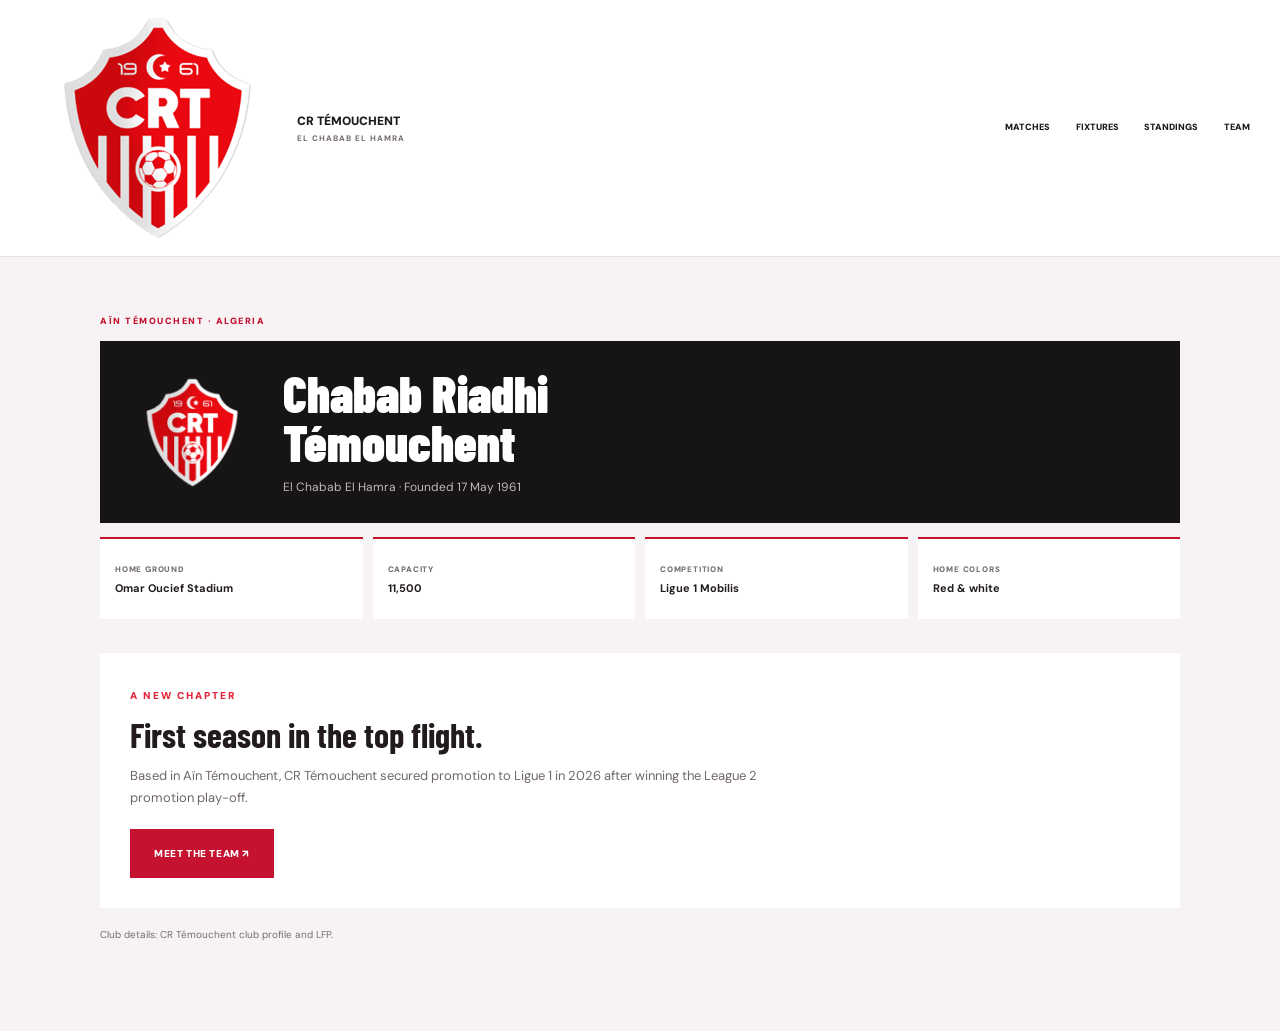
<file: CRT website/club.html>
<!DOCTYPE html>
<html lang="en">
<head>
    <meta charset="UTF-8">
    <meta name="viewport" content="width=device-width, initial-scale=1.0">
    <meta name="description" content="Club profile for Chabab Riadhi Témouchent, based in Aïn Témouchent, Algeria.">
    <title>Club Profile | CR Témouchent</title>
    <link rel="stylesheet" href="style.css">
    <link rel="preconnect" href="https://fonts.googleapis.com">
    <link rel="preconnect" href="https://fonts.gstatic.com" crossorigin>
    <link href="https://fonts.googleapis.com/css2?family=Barlow+Condensed:wght@500;600;700;800;900&family=DM+Sans:wght@400;500;600;700;800&display=swap" rel="stylesheet">
</head>
<body class="detail-body">
    <header class="detail-header">
        <a class="detail-brand" href="index.html">
            <img src="pictures/logos/normalized/cr-temouchent.png" alt="">
            <span><strong>CR TÉMOUCHENT</strong><small>EL CHABAB EL HAMRA</small></span>
        </a>
        <nav aria-label="Main navigation">
            <a href="index.html#matches">MATCHES</a>
            <a href="fixtures.html">FIXTURES</a>
            <a href="index.html#standings">STANDINGS</a>
            <a href="index.html#players">TEAM</a>
        </nav>
    </header>
    <main class="detail-main club-main" id="team">
        <p class="page-kicker">AÏN TÉMOUCHENT · ALGERIA</p>
        <div class="club-profile-heading">
            <img src="pictures/logos/normalized/cr-temouchent.png" alt="CR Témouchent crest">
            <div>
                <h1>Chabab Riadhi<br>Témouchent</h1>
                <p>El Chabab El Hamra · Founded 17 May 1961</p>
            </div>
        </div>
        <div class="club-facts">
            <div><span>HOME GROUND</span><strong>Omar Oucief Stadium</strong></div>
            <div><span>CAPACITY</span><strong>11,500</strong></div>
            <div><span>COMPETITION</span><strong>Ligue 1 Mobilis</strong></div>
            <div><span>HOME COLORS</span><strong>Red & white</strong></div>
        </div>
        <section class="club-history">
            <span class="section-label">A NEW CHAPTER</span>
            <h2>First season in the top flight.</h2>
            <p>Based in Aïn Témouchent, CR Témouchent secured promotion to Ligue 1 in 2026 after winning the League 2 promotion play-off.</p>
            <div class="club-page-actions">
                <a class="button button-primary" href="index.html#players">MEET THE TEAM ↗</a>
                <a class="button button-outline" href="fixtures.html">FIXTURES & RESULTS</a>
            </div>
        </section>
        <p class="data-note">Club details: CR Témouchent club profile and LFP.</p>
    </main>
</body>
</html>
</file>
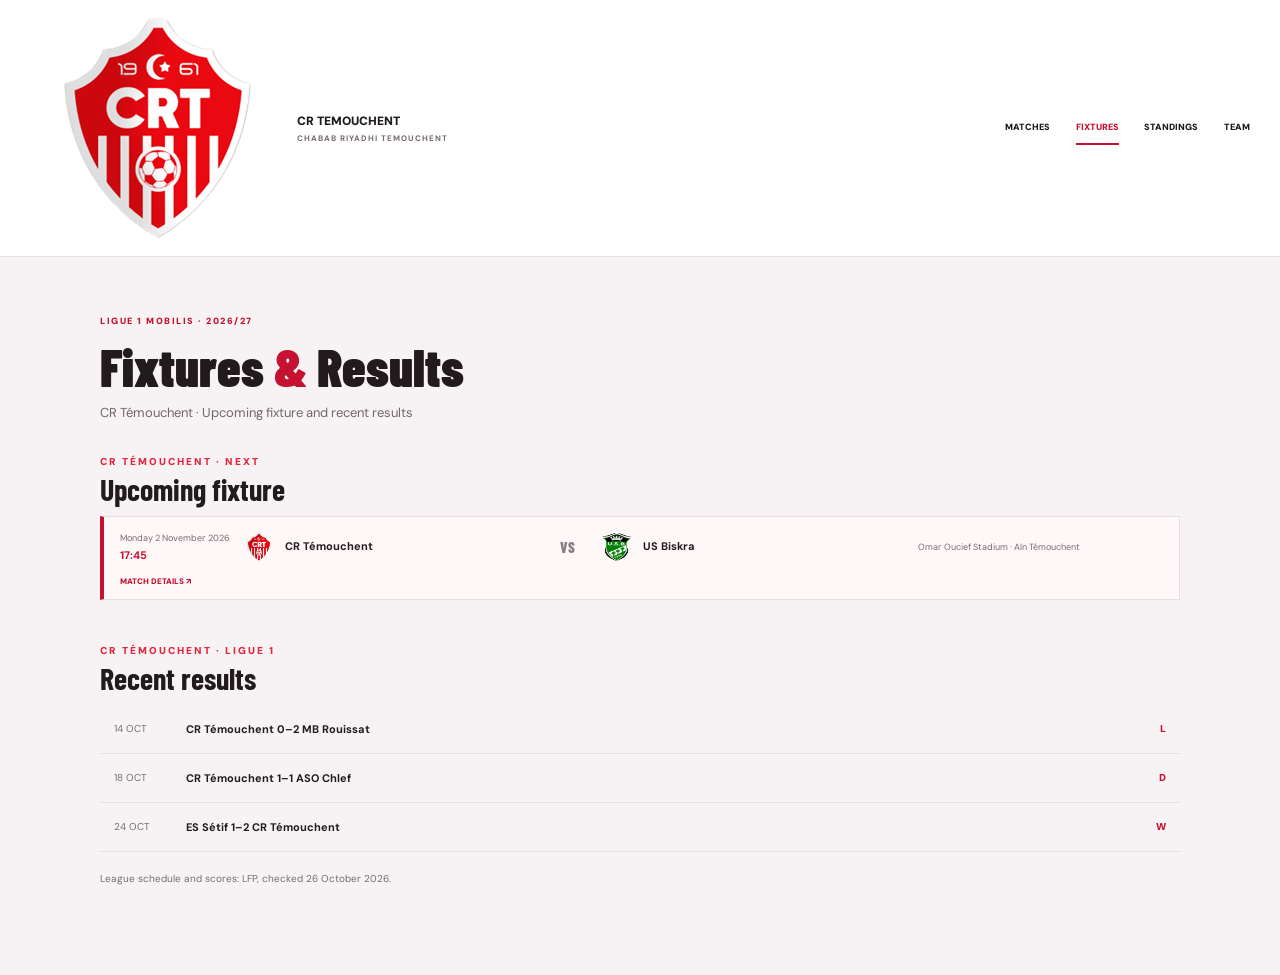
<file: CRT website/fixtures.html>
<!DOCTYPE html>
<html lang="en">
<head>
    <meta charset="UTF-8">
    <meta name="viewport" content="width=device-width, initial-scale=1.0">
    <meta name="description" content="CR Témouchent fixtures and results for the 2026/27 Algerian Ligue 1 season.">
    <title>Fixtures & Results | CR Témouchent</title>
    <link rel="stylesheet" href="style.css">
    <link rel="preconnect" href="https://fonts.googleapis.com">
    <link rel="preconnect" href="https://fonts.gstatic.com" crossorigin>
    <link href="https://fonts.googleapis.com/css2?family=Barlow+Condensed:wght@500;600;700;800;900&family=DM+Sans:wght@400;500;600;700;800&display=swap" rel="stylesheet">
</head>
<body class="detail-body">
    <header class="detail-header">
        <a class="detail-brand" href="index.html">
            <img src="pictures/logos/normalized/cr-temouchent.png" alt="">
            <span><strong>CR TEMOUCHENT</strong><small>CHABAB RIYADHI TEMOUCHENT</small></span>
        </a>
        <nav aria-label="Main navigation">
            <a href="index.html#matches">MATCHES</a>
            <a href="fixtures.html" aria-current="page">FIXTURES</a>
            <a href="index.html#standings">STANDINGS</a>
            <a href="index.html#players">TEAM</a>
        </nav>
    </header>
    <main class="detail-main fixtures-main" id="fixturesPage">
        <p class="page-kicker" id="fixtureSeasonLabel">LIGUE 1 MOBILIS · 2026/27</p>
        <h1>Fixtures <span>&</span> Results</h1>
        <p class="detail-intro" id="fixtureIntro">CR Témouchent · Upcoming fixture and recent results</p>
        <div id="fixtureList" aria-live="polite"></div>
        <p class="data-note" id="fixtureUpdated">League schedule and scores: LFP, checked 26 October 2026.</p>
    </main>
    <script src="detail-pages.js"></script>
    <script src="live-data.js"></script>
</body>
</html>
</file>
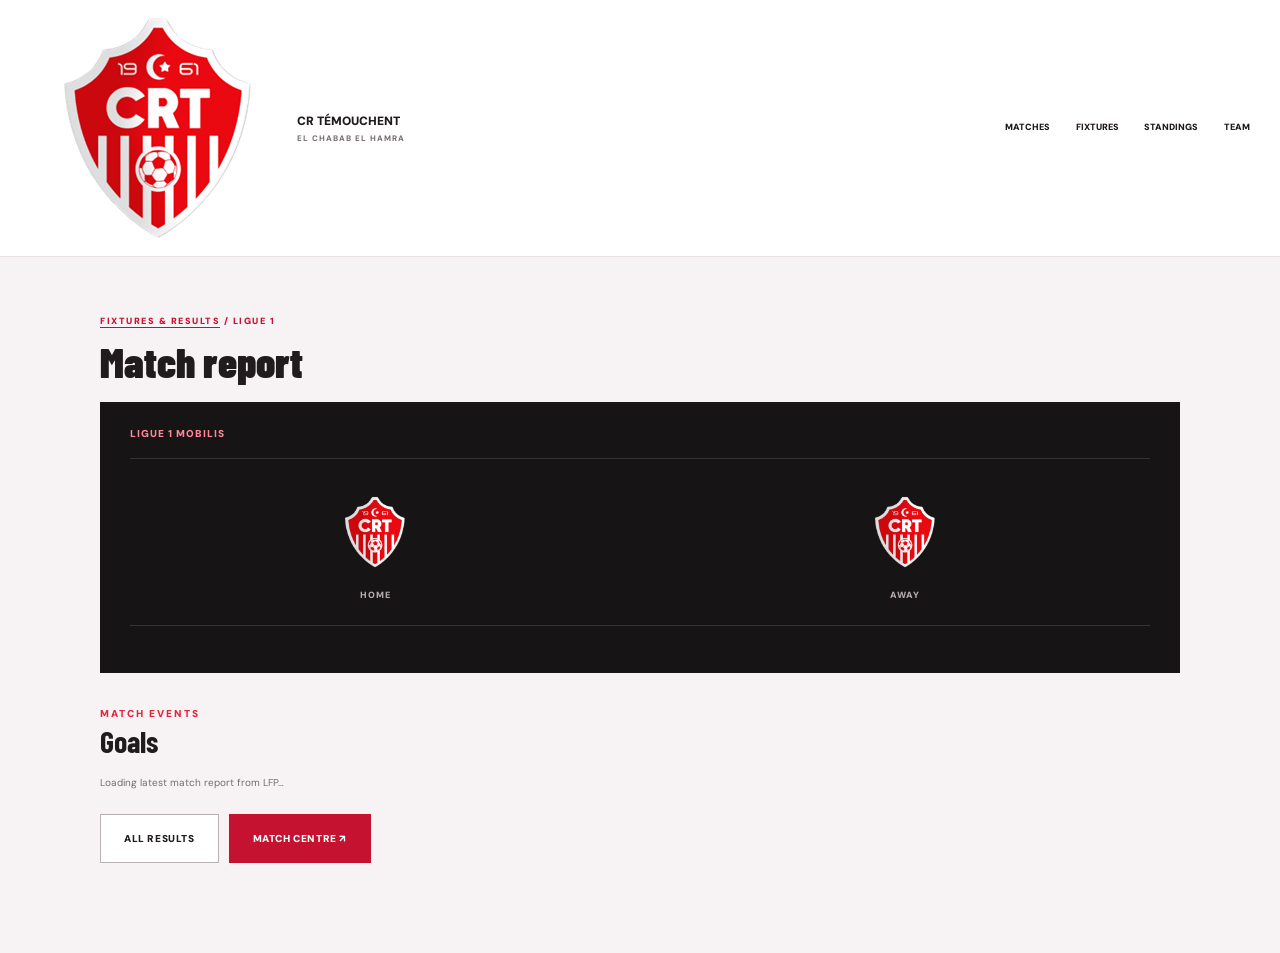
<file: CRT website/match.html>
<!DOCTYPE html>
<html lang="en">
<head>
    <meta charset="UTF-8">
    <meta name="viewport" content="width=device-width, initial-scale=1.0">
    <meta name="description" content="CR Témouchent match report, score and goal events.">
    <title>Match Report | CR Témouchent</title>
    <link rel="stylesheet" href="style.css">
    <link rel="preconnect" href="https://fonts.googleapis.com">
    <link rel="preconnect" href="https://fonts.gstatic.com" crossorigin>
    <link href="https://fonts.googleapis.com/css2?family=Barlow+Condensed:wght@500;600;700;800;900&family=DM+Sans:wght@400;500;600;700;800&display=swap" rel="stylesheet">
</head>
<body class="detail-body">
    <header class="detail-header">
        <a class="detail-brand" href="index.html">
            <img src="pictures/logos/normalized/cr-temouchent.png" alt="">
            <span><strong>CR TÉMOUCHENT</strong><small>EL CHABAB EL HAMRA</small></span>
        </a>
        <nav aria-label="Main navigation">
            <a href="index.html#matches">MATCHES</a>
            <a href="fixtures.html">FIXTURES</a>
            <a href="index.html#standings">STANDINGS</a>
            <a href="index.html#players">TEAM</a>
        </nav>
    </header>
    <main id="matchReport" class="detail-main" aria-live="polite">
        <p class="page-kicker">CR TÉMOUCHENT · LIGUE 1</p>
        <p>Loading match report...</p>
    </main>
    <script src="detail-pages.js"></script>
    <script src="live-data.js"></script>
</body>
</html>
</file>
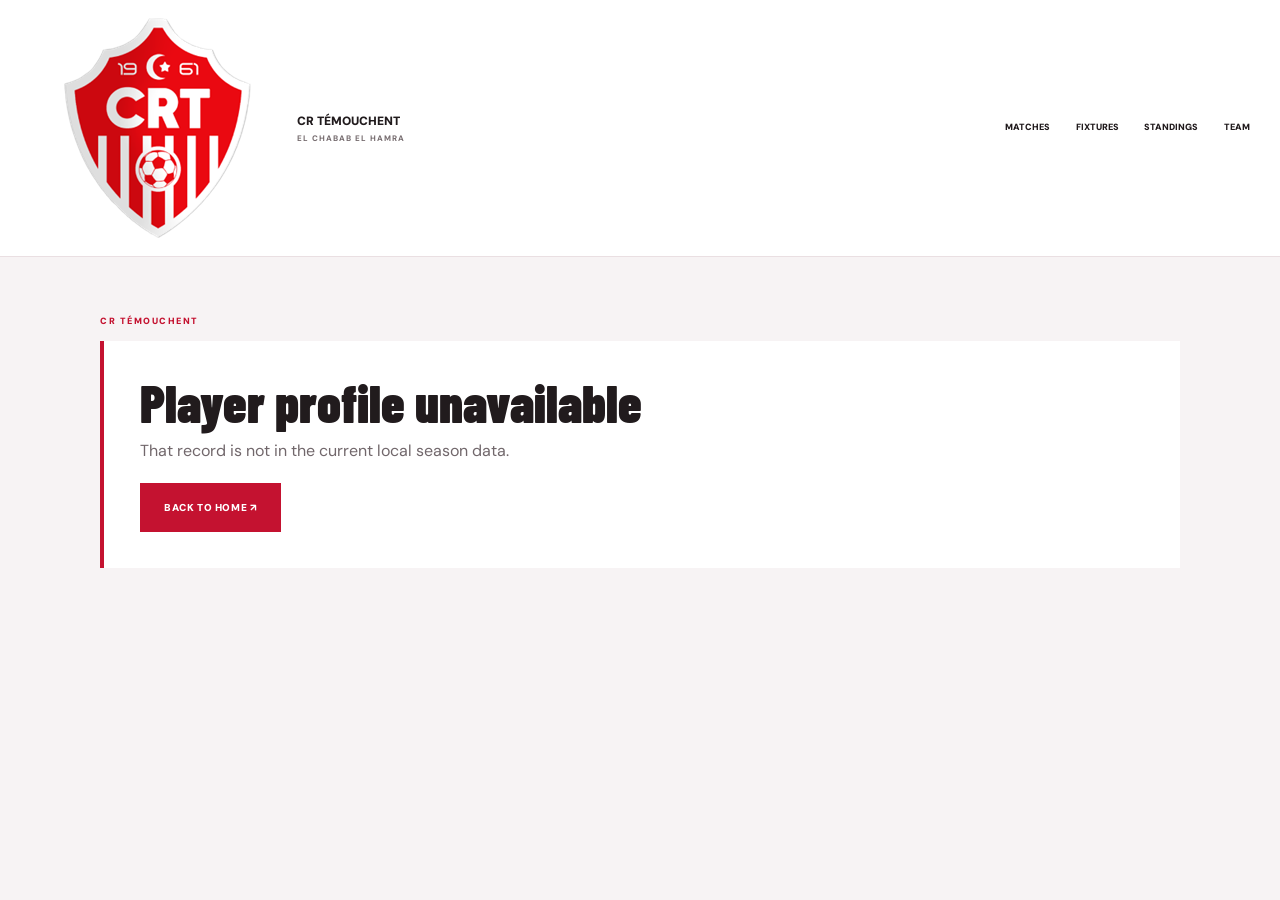
<file: CRT website/player.html>
<!DOCTYPE html>
<html lang="en">
<head>
    <meta charset="UTF-8">
    <meta name="viewport" content="width=device-width, initial-scale=1.0">
    <meta name="description" content="CR Témouchent first-team player profile and 2026/27 season statistics.">
    <title>Player Profile | CR Témouchent</title>
    <link rel="stylesheet" href="style.css">
    <link rel="preconnect" href="https://fonts.googleapis.com">
    <link rel="preconnect" href="https://fonts.gstatic.com" crossorigin>
    <link href="https://fonts.googleapis.com/css2?family=Barlow+Condensed:wght@500;600;700;800;900&family=DM+Sans:wght@400;500;600;700;800&display=swap" rel="stylesheet">
</head>
<body class="detail-body">
    <header class="detail-header">
        <a class="detail-brand" href="index.html">
            <img src="pictures/logos/normalized/cr-temouchent.png" alt="">
            <span><strong>CR TÉMOUCHENT</strong><small>EL CHABAB EL HAMRA</small></span>
        </a>
        <nav aria-label="Main navigation">
            <a href="index.html#matches">MATCHES</a>
            <a href="fixtures.html">FIXTURES</a>
            <a href="index.html#standings">STANDINGS</a>
            <a href="index.html#players">TEAM</a>
        </nav>
    </header>
    <main id="playerProfile" class="detail-main" aria-live="polite">
        <p class="page-kicker">CR TÉMOUCHENT · <span id="playerSeasonLabel">2026/27</span></p>
        <p>Loading player profile...</p>
    </main>
    <script src="detail-pages.js"></script>
    <script src="live-data.js"></script>
</body>
</html>
</file>
<file: CRT website/style.css>
/* ========================================
   RESET AND VARIABLES
======================================== */

:root {
    --navy: #171416;
    --navy-light: #292326;
    --blue: #171416;
    --barca-blue: #b5122b;
    --red: #c41230;
    --red-light: #e3263d;
    --yellow: #ffffff;
    --white: #ffffff;
    --light: #f7f3f4;
    --muted: #a8b4c8;
    --text: #211b1d;
    --border: rgba(255, 255, 255, 0.13);
    --container: 1280px;
}

* {
    margin: 0;
    padding: 0;
    box-sizing: border-box;
}

html {
    scroll-behavior: smooth;
    scroll-padding-top: 100px;
}

body {
    font-family: "DM Sans", sans-serif;
    color: var(--text);
    background: var(--white);
    overflow-x: hidden;
}

a {
    color: inherit;
    text-decoration: none;
}

button,
input {
    font: inherit;
}

button,
a {
    -webkit-tap-highlight-color: transparent;
}

img {
    max-width: 100%;
    display: block;
}

::selection {
    background: var(--red);
    color: white;
}

.visually-hidden {
    position: absolute;
    width: 1px;
    height: 1px;
    padding: 0;
    margin: -1px;
    overflow: hidden;
    clip: rect(0, 0, 0, 0);
    white-space: nowrap;
    border: 0;
}

/* ========================================
   TOP BAR
======================================== */

.top-bar {
    background: var(--navy);
    color: white;
    font-size: 10px;
    font-weight: 800;
    letter-spacing: 1.2px;
}

.top-bar-inner {
    max-width: var(--container);
    min-height: 34px;
    padding: 0 30px;
    margin: auto;
    display: flex;
    align-items: center;
    justify-content: space-between;
}

.top-links {
    display: flex;
    align-items: center;
    gap: 25px;
}

.top-links a {
    color: #bdc8da;
    transition: color 0.2s;
}

.top-links a:hover {
    color: white;
}

/* ========================================
   HEADER
======================================== */

.header {
    min-height: 88px;
    padding: 0 30px;
    background: white;
    display: flex;
    align-items: center;
    justify-content: space-between;
    gap: 25px;
    position: sticky;
    top: 0;
    z-index: 1000;
    box-shadow: 0 3px 15px rgba(0, 0, 0, 0.05);
}

.brand,
.footer-brand {
    display: flex;
    align-items: center;
    gap: 12px;
    flex-shrink: 0;
}

.club-crest {
    width: 50px;
    height: 54px;
    padding: 3px;
    object-fit: contain;
    flex-shrink: 0;
}

.brand-text,
.footer-brand > div:last-child {
    display: flex;
    flex-direction: column;
    gap: 5px;
}

.brand-text strong,
.footer-brand strong {
    font-size: 13px;
    font-weight: 900;
    letter-spacing: -0.4px;
}

.brand-text > span,
.footer-brand > div:last-child > span {
    color: #70798a;
    font-size: 9px;
    font-weight: 800;
    letter-spacing: 1.5px;
}

.main-nav {
    display: flex;
    align-items: center;
    gap: clamp(15px, 2.3vw, 32px);
}

.main-nav a {
    font-size: 11px;
    font-weight: 800;
    letter-spacing: 0.4px;
    position: relative;
    padding: 10px 0;
}

.main-nav a::after {
    content: "";
    height: 3px;
    width: 0;
    position: absolute;
    bottom: 0;
    left: 0;
    background: var(--red);
    transition: width 0.25s;
}

.main-nav a:hover::after {
    width: 100%;
}

.header-button {
    background: var(--navy);
    color: white;
    padding: 15px 18px;
    font-size: 10px;
    font-weight: 800;
    white-space: nowrap;
    transition: background 0.25s;
}

.header-button:hover {
    background: var(--red);
}

.menu-toggle {
    display: none;
    border: none;
    background: transparent;
    cursor: pointer;
}

/* ========================================
   HERO
======================================== */

.hero {
    min-height: 660px;
    position: relative;
    isolation: isolate;
    overflow: hidden;
    display: flex;
    align-items: center;
    color: white;
    background: var(--navy);
}

.hero-background {
    position: absolute;
    inset: 0;
    z-index: -2;
    background-image:
        linear-gradient(
            90deg,
            rgba(3, 13, 33, 0.97) 0%,
            rgba(3, 13, 33, 0.87) 34%,
            rgba(3, 13, 33, 0.3) 72%,
            rgba(3, 13, 33, 0.15) 100%
        ),
        linear-gradient(
            0deg,
            rgba(3, 13, 33, 0.8),
            transparent 35%
        ),
        url("https://scontent.forn3-5.fna.fbcdn.net/v/t39.99422-6/859338305_1644212200476218_5745357105983759576_n.png?stp=dst-jpg_tt6&cstp=mx2048x1874&ctp=s2048x1874&_nc_cat=105&_nc_map=urlgen_bucketless&ccb=1-7&_nc_sid=833d8c&_nc_eui2=AeETPQ_NiL-LbWqBkGrHe3mxt946vmOD5Ie33jq-Y4Pkh9Cdo4YSppGU3iDGttAcZslYxokZBuL6avuP6Ktd2ysq&_nc_ohc=tVLXpnQj3KsQ7kNvwEJFGpK&_nc_oc=Adr7DRI9LTV2Rn53xoQ8SCKCpq1HF4ynqx4k-QoO1p2nX7ah7N53y4XIPjXrMlp0CKQ&_nc_zt=14&_nc_ht=scontent.forn3-5.fna&_nc_gid=x0ZPyq6p1aosrkGe7whZOA&_nc_ss=7b2a8&oh=00_AQMNY0do18Bo0V_oNkbGvantVtyo4cT1rh1aR2__RyInPA&oe=6AE56DCA");

    background-position: center;
    background-size: cover;
    transform: scale(1.01);
    animation: heroReveal 1.2s ease-out;
}

.hero-content {
    max-width: var(--container);
    width: 100%;
    margin: 0 auto;
    padding: 90px 40px 120px;
    position: relative;
    z-index: 2;
}

.eyebrow,
.section-label {
    display: inline-flex;
    align-items: center;
    gap: 9px;
    color: var(--red-light);
    font-size: 10px;
    font-weight: 900;
    letter-spacing: 2px;
}

.eyebrow {
    color: white;
    margin-bottom: 27px;
}

.live-dot {
    width: 8px;
    height: 8px;
    border-radius: 50%;
    background: var(--red-light);
    box-shadow: 0 0 12px var(--red-light);
}

.hero h1 {
    font-family: "Barlow Condensed", sans-serif;
    font-size: 100px;
    font-weight: 900;
    line-height: 0.91;
    letter-spacing: 0;
    margin-bottom: 27px;
}

.hero h1 span {
    color: #ffffff;
    text-shadow: 4px 4px 0 var(--red);
}

.hero-content > p {
    max-width: 450px;
    font-size: 15px;
    line-height: 1.8;
    color: #d6ddeb;
}

.hero-buttons {
    display: flex;
    flex-wrap: wrap;
    gap: 12px;
    margin-top: 32px;
}

.button {
    min-height: 49px;
    padding: 0 23px;
    display: inline-flex;
    align-items: center;
    justify-content: center;
    gap: 12px;
    font-size: 10px;
    font-weight: 900;
    letter-spacing: 0.6px;
    border: 1px solid transparent;
    cursor: pointer;
    transition:
        transform 0.2s,
        background 0.2s,
        border-color 0.2s;
}

.button:hover {
    transform: translateY(-3px);
}

.button-primary {
    background: var(--red);
    color: white;
}

.button-primary:hover {
    background: #c1004f;
}

.button-outline {
    border-color: rgba(255, 255, 255, 0.55);
    color: white;
    background: rgba(255, 255, 255, 0.04);
}

.button-outline:hover {
    background: white;
    color: var(--navy);
}

.hero-bottom {
    position: absolute;
    bottom: 0;
    left: 0;
    width: 100%;
    padding: 18px 35px;
    border-top: 1px solid rgba(255, 255, 255, 0.18);
    display: flex;
    justify-content: space-between;
    gap: 15px;
    color: #c5cede;
    font-size: 9px;
    font-weight: 800;
    letter-spacing: 1.5px;
}

/* ========================================
   SHARED SECTION STYLES
======================================== */

.section {
    max-width: var(--container);
    margin: 0 auto;
    padding: 95px 30px;
}

.section-heading {
    display: flex;
    align-items: flex-end;
    justify-content: space-between;
    gap: 20px;
    margin-bottom: 38px;
}

.section-heading h2 {
    margin-top: 10px;
    font-family: "Barlow Condensed", sans-serif;
    font-size: 48px;
    font-weight: 900;
    letter-spacing: 0;
    line-height: 1;
}

.accent {
    color: var(--red);
}

.text-link {
    padding-bottom: 6px;
    font-size: 10px;
    font-weight: 900;
    border-bottom: 2px solid var(--red);
    transition: color 0.2s;
    white-space: nowrap;
}

.text-link:hover {
    color: var(--red);
}

/* ========================================
   MATCH CENTRE
======================================== */

.matches-section {
    background: white;
}

.match-heading-actions {
    display: flex;
    align-items: center;
    gap: 18px;
}

.live-data-status {
    display: inline-flex;
    align-items: center;
    gap: 7px;
    color: #5f6861;
    font-size: 9px;
    font-weight: 700;
    white-space: nowrap;
}

.live-data-status::before {
    width: 7px;
    height: 7px;
    flex: 0 0 7px;
    border-radius: 50%;
    background: #c28a22;
    content: "";
}

.live-data-status.is-live::before {
    background: #21874e;
}

.live-data-status.is-error {
    color: #8d2437;
}

.live-data-status.is-error::before {
    background: var(--red);
}

.match-center-grid {
    display: grid;
    grid-template-columns: minmax(0, 1.05fr) minmax(0, 0.95fr);
    gap: 16px;
    align-items: stretch;
}

.upcoming-match-card {
    min-width: 0;
    padding: 23px 26px 0;
    display: flex;
    flex-direction: column;
    color: #ffffff;
    background:
        linear-gradient(125deg, rgba(196, 18, 48, 0.22), transparent 54%),
        var(--navy);
}

.upcoming-match-top {
    display: flex;
    align-items: center;
    justify-content: space-between;
    gap: 12px;
    padding-bottom: 16px;
    border-bottom: 1px solid var(--border);
}

.upcoming-match-top .competition {
    color: #ff8796;
}

.upcoming-match-date {
    margin: 18px 0 14px;
    display: flex;
    align-items: baseline;
    gap: 9px;
}

.upcoming-match-date strong {
    color: #ffffff;
    font-family: "Barlow Condensed", sans-serif;
    font-size: 34px;
    line-height: 1;
}

.upcoming-match-date > span {
    color: #ff8796;
    font-size: 11px;
    font-weight: 900;
}

.upcoming-match-date small {
    margin-left: auto;
    color: #c0b9bc;
    font-size: 10px;
    font-weight: 800;
}

.upcoming-match-teams {
    flex: 1;
    display: grid;
    grid-template-columns: minmax(0, 1fr) auto minmax(0, 1fr);
    align-items: center;
    gap: 12px;
    padding: 8px 0 22px;
}

.upcoming-team {
    min-width: 0;
    display: flex;
    flex-direction: column;
    align-items: center;
    gap: 8px;
    text-align: center;
}

.upcoming-team img {
    width: 72px;
    height: 72px;
    object-fit: contain;
}

.upcoming-team strong {
    font-size: 13px;
    font-weight: 800;
    line-height: 1.25;
}

.upcoming-team small {
    color: #aaa0a4;
    font-size: 9px;
    font-weight: 900;
    letter-spacing: 1px;
}

.fixture-vs {
    color: #ff8796;
    font-family: "Barlow Condensed", sans-serif;
    font-size: 25px;
    font-weight: 900;
}

.upcoming-match-bottom {
    min-height: 47px;
    border-top: 1px solid var(--border);
    display: flex;
    align-items: center;
    justify-content: space-between;
    gap: 12px;
    color: #c0b9bc;
    font-size: 10px;
}

.upcoming-match-bottom a {
    color: #ffffff;
    font-size: 9px;
    font-weight: 900;
    white-space: nowrap;
}

.recent-results {
    min-width: 0;
    padding: 21px 22px 8px;
    background: #f7f3f4;
}

.results-heading {
    margin-bottom: 11px;
    display: flex;
    align-items: flex-end;
    justify-content: space-between;
    gap: 12px;
}

.results-heading h3 {
    margin-top: 5px;
    font-family: "Barlow Condensed", sans-serif;
    font-size: 26px;
    line-height: 1;
}

.results-heading > a {
    color: var(--red);
    font-size: 9px;
    font-weight: 900;
    white-space: nowrap;
}

.result-row {
    min-height: 55px;
    display: grid;
    grid-template-columns: 43px minmax(0, 1fr) 36px minmax(0, 1fr) 12px;
    align-items: center;
    gap: 7px;
    border-bottom: 1px solid #e7dfe1;
    color: var(--text);
}

.result-row:last-child {
    border-bottom: 0;
}

.result-row time {
    color: #766c70;
    font-size: 8px;
    font-weight: 900;
    white-space: nowrap;
}

.result-home,
.result-away {
    min-width: 0;
    display: flex;
    align-items: center;
    gap: 6px;
    font-size: 10px;
    font-weight: 700;
    line-height: 1.2;
}

.result-home img,
.result-away img {
    width: 24px;
    height: 24px;
    object-fit: contain;
    flex: 0 0 24px;
}

.result-score {
    color: var(--red);
    font-size: 12px;
    font-weight: 900;
    text-align: center;
    white-space: nowrap;
}

.result-row::after {
    content: "↗";
    color: #8b8185;
    font-size: 11px;
    font-weight: 900;
}

.match-feature {
    color: white;
    background:
        radial-gradient(ellipse at 50% 30%, #17365d 0%, transparent 65%),
        var(--navy);
    padding: 28px 32px 0;
    overflow: hidden;
}

.match-feature-top {
    display: flex;
    align-items: center;
    justify-content: space-between;
    gap: 15px;
    padding-bottom: 22px;
    border-bottom: 1px solid var(--border);
}

.competition,
.match-status {
    font-size: 9px;
    font-weight: 800;
    letter-spacing: 1.4px;
}

.competition {
    color: #ffffff;
}

.match-status {
    color: #aebbd0;
}

.match-teams {
    display: grid;
    grid-template-columns: 1fr 1fr 1fr;
    align-items: center;
    gap: 20px;
    padding: 45px 0;
}

.team {
    display: flex;
    flex-direction: column;
    align-items: center;
    text-align: center;
}

.team-badge {
    width: 83px;
    height: 83px;
    margin-bottom: 18px;
    border: 1px solid rgba(255, 255, 255, 0.2);
    border-radius: 50%;
    display: grid;
    place-items: center;
    font-size: 19px;
    font-weight: 900;
}

.team-badge img {
    width: 62px;
    height: 62px;
    object-fit: contain;
}

.team h3 {
    font-size: 16px;
    font-weight: 800;
}

.team > span {
    margin-top: 7px;
    font-size: 9px;
    color: #9cacc2;
    font-weight: 800;
    letter-spacing: 1.5px;
}

.match-middle {
    display: flex;
    flex-direction: column;
    align-items: center;
    gap: 13px;
    text-align: center;
}

.versus {
    font-size: 45px;
    font-weight: 900;
    font-style: italic;
    letter-spacing: -3px;
}

.match-score {
    display: flex;
    align-items: center;
    gap: 9px;
    font-style: normal;
    letter-spacing: 0;
}

.match-score i {
    color: var(--red-light);
    font-size: 28px;
    font-style: normal;
}

.match-date {
    color: #bdc9d9;
    font-size: 10px;
    font-weight: 800;
    letter-spacing: 1px;
}

.small-button {
    margin-top: 6px;
    padding: 11px 16px;
    background: var(--red);
    color: white;
    font-size: 9px;
    font-weight: 900;
    transition: background 0.2s;
}

.small-button:hover {
    background: #d40058;
}

.match-feature-bottom {
    min-height: 53px;
    border-top: 1px solid var(--border);
    display: flex;
    align-items: center;
    justify-content: space-between;
    gap: 15px;
    color: #aab8cc;
    font-size: 10px;
}

.match-feature-bottom a {
    color: #ffffff;
    text-decoration: underline;
    text-underline-offset: 3px;
}

.quick-links {
    display: grid;
    grid-template-columns: repeat(3, 1fr);
    margin-top: 22px;
    gap: 15px;
}

.quick-link {
    min-height: 91px;
    padding: 20px;
    display: flex;
    align-items: center;
    gap: 15px;
    background: var(--light);
    transition: background 0.2s, transform 0.2s;
}

.quick-link:hover {
    background: #e9edf5;
    transform: translateY(-3px);
}

.quick-icon {
    color: var(--red);
    font-size: 25px;
}

.quick-link > span:nth-child(2) {
    display: flex;
    flex-direction: column;
    gap: 6px;
}

.quick-link strong {
    font-size: 12px;
    font-weight: 900;
}

.quick-link small {
    font-size: 10px;
    color: #778195;
}

.quick-arrow {
    margin-left: auto;
    font-size: 18px;
    font-weight: 800;
}

.standings-heading {
    margin: 40px 0 16px;
    display: flex;
    justify-content: space-between;
    align-items: flex-end;
    gap: 20px;
}

.standings-heading h3 {
    margin-top: 8px;
    font-family: "Barlow Condensed", sans-serif;
    font-size: 32px;
    line-height: 1;
}

.standings-updated {
    color: #6d6670;
    font-size: 10px;
    text-align: right;
}

.standings-updated a {
    color: var(--red);
    font-weight: 800;
}

.standings-legend {
    display: flex;
    flex-wrap: wrap;
    gap: 9px 20px;
    margin: 0 0 14px;
    color: #62595c;
    font-size: 10px;
    font-weight: 700;
}

.standings-legend > span {
    display: inline-flex;
    align-items: center;
    gap: 7px;
}

.standings-legend i {
    width: 8px;
    height: 8px;
    border-radius: 50%;
    flex: 0 0 8px;
}

.legend-champions {
    background: #21874e;
}

.legend-confederation {
    background: #1768a8;
}

.legend-relegation {
    background: var(--red);
}

.standings-wrap {
    overflow-x: auto;
    border: 1px solid #e7dfe1;
    background: #ffffff;
}

.standings-table {
    width: 100%;
    min-width: 680px;
    border-collapse: collapse;
    font-size: 12px;
    text-align: center;
}

.standings-table th,
.standings-table td {
    padding: 11px 10px;
    border-bottom: 1px solid #eee8ea;
}

.standings-table th {
    color: #ffffff;
    background: var(--navy);
    font-size: 9px;
    font-weight: 900;
    letter-spacing: 0.8px;
    text-transform: uppercase;
}

.standings-table th:nth-child(2),
.standings-table td:nth-child(2) {
    text-align: left;
}

.club-cell {
    display: inline-flex;
    align-items: center;
    gap: 9px;
    min-height: 28px;
}

.club-cell img {
    width: 28px;
    height: 28px;
    object-fit: contain;
    flex: 0 0 28px;
}

.standings-table tbody tr:last-child td {
    border-bottom: 0;
}

.zone-champions td:first-child::before,
.zone-confederation td:first-child::before,
.zone-relegation td:first-child::before {
    content: "";
    width: 7px;
    height: 7px;
    display: inline-block;
    margin-right: 5px;
    border-radius: 50%;
    vertical-align: 1px;
}

.zone-champions td:first-child::before {
    background: #21874e;
}

.zone-confederation td:first-child::before {
    background: #1768a8;
}

.zone-relegation td:first-child::before {
    background: var(--red);
}

.standings-highlight td {
    color: var(--red);
    background: #fff0f2;
    font-weight: 900;
}

/* ========================================
   NEWS
======================================== */

.news-section {
    max-width: none;
    background: #f4f5f8;
}

.news-section > .section-heading,
.news-grid {
    max-width: calc(var(--container) - 60px);
    margin-left: auto;
    margin-right: auto;
}

.news-grid {
    display: grid;
    grid-template-columns: 1.25fr 1fr 1fr;
    gap: 22px;
    align-items: stretch;
}

.news-card {
    min-width: 0;
    background: white;
    transition: transform 0.3s, box-shadow 0.3s;
}

.news-card:hover {
    transform: translateY(-5px);
    box-shadow: 0 15px 35px rgba(10, 23, 46, 0.1);
}

.news-image {
    display: block;
    height: 240px;
    position: relative;
    background-size: cover;
    background-position: center;
    overflow: hidden;
}

.news-card-large .news-image {
    height: 280px;
}

.news-image::after {
    content: "";
    position: absolute;
    inset: 0;
    background: linear-gradient(0deg, rgba(5, 16, 35, 0.65), transparent 65%);
    transition: background 0.3s;
}

.news-card:hover .news-image::after {
    background: linear-gradient(0deg, rgba(5, 16, 35, 0.25), transparent 75%);
}

.image-one {
    background-image: url("https://images.unsplash.com/photo-1522778119026-d647f0596c20?auto=format&fit=crop&w=1000&q=80");
}

.image-two {
    background-image: url("https://images.unsplash.com/photo-1517466787929-bc90951d0974?auto=format&fit=crop&w=900&q=80");
}

.image-three {
    background-image: url("https://images.unsplash.com/photo-1508098682722-e99c43a406b2?auto=format&fit=crop&w=900&q=80");
}

.image-category {
    position: absolute;
    bottom: 18px;
    left: 18px;
    z-index: 2;
    padding: 9px 12px;
    color: white;
    background: var(--red);
    font-size: 9px;
    font-weight: 900;
    letter-spacing: 1px;
}

.news-info {
    padding: 25px;
}

.news-meta {
    color: var(--red);
    font-size: 9px;
    font-weight: 900;
    letter-spacing: 1px;
}

.news-info h3 {
    margin: 13px 0;
    font-size: 19px;
    line-height: 1.4;
    font-weight: 900;
    letter-spacing: -0.5px;
}

.news-info p {
    color: #6d7789;
    font-size: 12px;
    line-height: 1.8;
}

.read-more {
    display: inline-block;
    margin-top: 24px;
    padding-bottom: 6px;
    border-bottom: 2px solid var(--red);
    font-size: 9px;
    font-weight: 900;
}

/* ========================================
   CLUB BANNER
======================================== */

.club-banner {
    min-height: 540px;
    position: relative;
    isolation: isolate;
    display: flex;
    align-items: center;
    color: white;
    background: var(--navy);
    overflow: hidden;
}

.club-banner::before {
    content: "";
    position: absolute;
    inset: 0;
    z-index: -2;
    background-image: url("https://images.unsplash.com/photo-1522778119026-d647f0596c20?auto=format&fit=crop&w=2000&q=85");
    background-position: center 55%;
    background-size: cover;
}

.club-banner-overlay {
    position: absolute;
    inset: 0;
    z-index: -1;
    background: linear-gradient(
        90deg,
        rgba(3, 13, 33, 0.97),
        rgba(3, 13, 33, 0.7) 55%,
        rgba(3, 13, 33, 0.25)
    );
}

.club-banner-content {
    max-width: var(--container);
    width: 100%;
    margin: auto;
    padding: 80px 40px;
}

.club-banner h2 {
    margin: 23px 0;
    font-family: "Barlow Condensed", sans-serif;
    font-size: 88px;
    font-weight: 900;
    line-height: 0.95;
    letter-spacing: 0;
}

.club-banner h2 span {
    color: #ffffff;
    text-shadow: 4px 4px 0 var(--red);
}

.club-banner p {
    max-width: 420px;
    margin-bottom: 27px;
    color: #d5deeb;
    font-size: 14px;
    line-height: 1.9;
}

/* ========================================
   TEAM ROSTER
======================================== */

.squad-groups {
    display: grid;
    gap: 34px;
}

.squad-group-heading {
    display: flex;
    align-items: baseline;
    gap: 12px;
    margin-bottom: 14px;
    padding-bottom: 10px;
    border-bottom: 1px solid #e7dfe1;
}

.squad-group-heading h3 {
    font-family: "Barlow Condensed", sans-serif;
    font-size: 25px;
    line-height: 1;
}

.squad-group-heading > span {
    color: #7a7073;
    font-size: 9px;
    font-weight: 900;
    letter-spacing: 1px;
}

.squad-grid {
    display: grid;
    grid-template-columns: repeat(3, minmax(0, 1fr));
    gap: 10px;
}

.squad-card {
    min-height: 84px;
    padding: 12px 14px;
    display: grid;
    grid-template-columns: 28px 42px minmax(0, 1fr) 16px;
    align-items: center;
    gap: 11px;
    border: 1px solid #e9e1e3;
    border-left: 3px solid var(--red);
    background: #ffffff;
    transition: border-color 0.2s, background 0.2s, transform 0.2s;
}

.squad-card:hover {
    border-color: var(--red);
    background: #fff7f8;
    transform: translateY(-2px);
}

.squad-number {
    color: var(--red);
    font-family: "Barlow Condensed", sans-serif;
    font-size: 19px;
    font-weight: 800;
    text-align: center;
}

.squad-crest {
    width: 42px;
    height: 42px;
    padding: 3px;
    object-fit: contain;
}

.squad-card-copy {
    min-width: 0;
    display: flex;
    flex-direction: column;
    gap: 5px;
}

.squad-card-copy strong {
    font-size: 12px;
    font-weight: 800;
    line-height: 1.25;
    overflow-wrap: anywhere;
}

.squad-card-copy small {
    color: #786f72;
    font-size: 9px;
    font-weight: 700;
}

.squad-arrow {
    color: var(--red);
    font-size: 14px;
    font-weight: 900;
}

/* ========================================
   HIGHLIGHTS
======================================== */

.highlights-section {
    display: grid;
    grid-template-columns: 0.8fr 1.2fr;
    gap: 50px;
    align-items: center;
    background: #f4f5f8;
    max-width: none;
}

.highlights-content {
    max-width: 450px;
    justify-self: end;
}

.highlights-content h2 {
    margin: 22px 0;
    font-family: "Barlow Condensed", sans-serif;
    font-size: 72px;
    line-height: 0.95;
    font-weight: 900;
    letter-spacing: 0;
}

.highlights-content p {
    margin-bottom: 25px;
    color: #6d7789;
    font-size: 13px;
    line-height: 1.9;
}

.highlights-visual {
    min-height: 370px;
    position: relative;
    display: flex;
    align-items: center;
    justify-content: center;
    background:
        linear-gradient(rgba(5, 15, 35, 0.25), rgba(5, 15, 35, 0.6)),
        url("https://images.unsplash.com/photo-1522778119026-d647f0596c20?auto=format&fit=crop&w=1300&q=85");
    background-size: cover;
    background-position: center;
}

.play-button {
    width: 72px;
    height: 72px;
    display: grid;
    place-items: center;
    padding-left: 4px;
    color: white;
    background: var(--red);
    border-radius: 50%;
    cursor: pointer;
    transition: transform 0.2s, background 0.2s;
}

.play-button:hover {
    transform: scale(1.1);
    background: #d50055;
}

.highlights-caption {
    position: absolute;
    left: 25px;
    bottom: 23px;
    color: white;
    font-size: 10px;
    font-weight: 900;
    letter-spacing: 2px;
}

/* ========================================
   NEWSLETTER
======================================== */

.newsletter {
    position: relative;
    padding: 60px max(30px, calc((100% - 1220px) / 2));
    display: flex;
    justify-content: space-between;
    align-items: center;
    flex-wrap: wrap;
    gap: 30px;
    background: var(--navy);
    color: white;
}

.newsletter h2 {
    margin-top: 13px;
    font-family: "Barlow Condensed", sans-serif;
    font-size: 34px;
    font-weight: 900;
    letter-spacing: 0;
}

.newsletter > div > p {
    margin-top: 10px;
    font-size: 12px;
    color: #b4c0d2;
}

.newsletter-form {
    display: flex;
    min-height: 52px;
    max-width: 490px;
    flex: 1 1 350px;
}

.newsletter-form input {
    min-width: 0;
    flex: 1;
    padding: 0 17px;
    border: 1px solid #34445f;
    outline: none;
    color: white;
    background: #122441;
    font-size: 12px;
}

.newsletter-form input:focus {
    border-color: #e5c54a;
}

.newsletter-form button {
    padding: 0 20px;
    border: none;
    background: var(--red);
    color: white;
    cursor: pointer;
    font-size: 10px;
    font-weight: 900;
    white-space: nowrap;
    transition: background 0.2s;
}

.newsletter-form button:hover {
    background: #cf0054;
}

.form-message {
    width: 100%;
    color: #e9cb56;
    font-size: 12px;
}

/* ========================================
   FOOTER
======================================== */

.footer {
    background: #050e20;
    color: white;
    padding: 60px 30px 0;
}

.footer-main {
    max-width: 1220px;
    margin: 0 auto;
    padding-bottom: 50px;
    display: grid;
    grid-template-columns: 1.6fr 1fr 1fr 1fr;
    gap: 35px;
}

.footer-brand {
    align-self: start;
}

.footer-brand strong {
    color: white;
}

.footer-brand > div:last-child > span {
    color: #9ca9bd;
}

.footer-column {
    display: flex;
    flex-direction: column;
    align-items: flex-start;
    gap: 14px;
}

.footer-column h4 {
    margin-bottom: 7px;
    font-size: 10px;
    font-weight: 900;
    letter-spacing: 1.5px;
}

.footer-column a {
    color: #9ca9bd;
    font-size: 11px;
    transition: color 0.2s;
}

.footer-column a:hover {
    color: white;
}

.footer-bottom {
    max-width: 1220px;
    min-height: 65px;
    margin: auto;
    border-top: 1px solid rgba(255, 255, 255, 0.12);
    display: flex;
    align-items: center;
    justify-content: space-between;
    gap: 20px;
    flex-wrap: wrap;
    color: #8996aa;
    font-size: 9px;
    font-weight: 800;
    letter-spacing: 0.7px;
}

.footer-bottom a {
    color: white;
}

/* ========================================
   TOAST NOTIFICATION
======================================== */

.toast {
    position: fixed;
    right: 25px;
    bottom: 25px;
    z-index: 2000;
    max-width: calc(100% - 50px);
    padding: 17px 22px;
    background: var(--navy);
    color: white;
    border-left: 4px solid var(--red);
    box-shadow: 0 10px 35px rgba(0, 0, 0, 0.2);
    font-size: 12px;
    line-height: 1.6;
    opacity: 0;
    visibility: hidden;
    transform: translateY(15px);
    transition: all 0.25s;
}

.toast.show {
    opacity: 1;
    visibility: visible;
    transform: translateY(0);
}

/* ========================================
   ANIMATIONS
======================================== */

@keyframes heroReveal {
    from {
        opacity: 0.6;
        transform: scale(1.05);
    }

    to {
        opacity: 1;
        transform: scale(1.01);
    }
}

/* ========================================
   TABLET
======================================== */

@media (max-width: 1000px) {
    .header {
        min-height: 76px;
    }

    .main-nav {
        gap: 14px;
    }

    .main-nav a {
        font-size: 9px;
    }

    .header-button {
        padding: 13px;
        font-size: 9px;
    }

    .news-grid {
        grid-template-columns: repeat(2, minmax(0, 1fr));
    }

    .news-card-large {
        grid-column: span 2;
    }

    .news-card-large .news-image {
        height: 310px;
    }

    .squad-grid {
        grid-template-columns: repeat(2, minmax(0, 1fr));
    }

    .highlights-section {
        gap: 30px;
    }
}

/* ========================================
   MOBILE
======================================== */

@media (max-width: 720px) {
    .top-bar-inner {
        min-height: 32px;
        padding: 0 18px;
    }

    .top-links {
        gap: 12px;
    }

    .top-links a {
        font-size: 8px;
    }

    .header {
        min-height: 72px;
        padding: 0 18px;
        gap: 12px;
    }

    .club-crest {
        width: 42px;
        height: 46px;
    }

    .brand {
        gap: 9px;
    }

    .brand-text strong {
        font-size: 11px;
    }

    .brand-text > span {
        font-size: 8px;
    }

    .menu-toggle {
        width: 40px;
        height: 40px;
        display: flex;
        flex-direction: column;
        justify-content: center;
        align-items: center;
        gap: 5px;
        margin-left: auto;
    }

    .menu-toggle span {
        width: 23px;
        height: 2px;
        background: var(--navy);
        transition: transform 0.2s, opacity 0.2s;
    }

    .menu-toggle.active span:first-child {
        transform: translateY(7px) rotate(45deg);
    }

    .menu-toggle.active span:nth-child(2) {
        opacity: 0;
    }

    .menu-toggle.active span:last-child {
        transform: translateY(-7px) rotate(-45deg);
    }

    .main-nav {
        position: absolute;
        top: 100%;
        left: 0;
        width: 100%;
        padding: 10px 22px 22px;
        background: white;
        display: none;
        flex-direction: column;
        align-items: stretch;
        gap: 0;
        box-shadow: 0 15px 20px rgba(0, 0, 0, 0.1);
    }

    .main-nav.open {
        display: flex;
    }

    .main-nav a {
        padding: 16px 0;
        border-bottom: 1px solid #e8eaf0;
        font-size: 11px;
    }

    .main-nav a::after {
        display: none;
    }

    .header-button {
        display: none;
    }

    .hero {
        min-height: 610px;
    }

    .hero-background {
        background-position: 58% center;
    }

    .hero-content {
        padding: 75px 23px 110px;
    }

    .hero h1 {
        font-size: 70px;
        letter-spacing: 0;
    }

    .hero-content > p {
        max-width: 340px;
        font-size: 13px;
    }

    .hero-bottom {
        padding: 16px 18px;
        font-size: 7px;
        letter-spacing: 0.5px;
    }

    .section {
        padding: 65px 20px;
    }

    .section-heading {
        align-items: flex-start;
        flex-direction: column;
        gap: 17px;
        margin-bottom: 28px;
    }

    .section-heading h2 {
        font-size: 38px;
    }

    .match-heading-actions {
        width: 100%;
        justify-content: space-between;
        flex-wrap: wrap;
        gap: 9px;
    }

    .match-feature {
        padding: 22px 15px 0;
    }

    .match-center-grid {
        grid-template-columns: 1fr;
        gap: 12px;
    }

    .upcoming-match-card {
        padding: 20px 18px 0;
    }

    .upcoming-team img {
        width: 60px;
        height: 60px;
    }

    .result-row {
        grid-template-columns: 38px minmax(0, 1fr) 32px minmax(0, 1fr) 10px;
        gap: 5px;
    }

    .result-home,
    .result-away {
        gap: 5px;
        font-size: 9px;
    }

    .result-home img,
    .result-away img {
        width: 22px;
        height: 22px;
        flex-basis: 22px;
    }

    .match-feature-top {
        align-items: flex-start;
        flex-direction: column;
        gap: 10px;
    }

    .match-teams {
        gap: 8px;
        padding: 35px 0;
    }

    .team-badge {
        width: 58px;
        height: 58px;
        font-size: 15px;
        margin-bottom: 12px;
    }

    .team-badge img {
        width: 44px;
        height: 44px;
    }

    .team h3 {
        font-size: 11px;
    }

    .team > span {
        font-size: 8px;
    }

    .versus {
        font-size: 34px;
    }

    .match-date {
        font-size: 8px;
        line-height: 1.5;
    }

    .small-button {
        padding: 10px;
        font-size: 8px;
    }

    .match-feature-bottom {
        padding: 13px 0;
        flex-direction: column;
        align-items: flex-start;
        justify-content: center;
        line-height: 1.6;
    }

    .quick-links {
        grid-template-columns: 1fr;
        gap: 9px;
    }

    .quick-link {
        min-height: 75px;
        padding: 15px;
    }

    .news-grid {
        grid-template-columns: 1fr;
        gap: 18px;
    }

    .news-card-large {
        grid-column: auto;
    }

    .news-card-large .news-image,
    .news-image {
        height: 235px;
    }

    .news-info {
        padding: 21px;
    }

    .club-banner {
        min-height: 500px;
    }

    .club-banner-content {
        padding: 65px 23px;
    }

    .club-banner h2 {
        font-size: 68px;
        letter-spacing: 0;
    }

    .club-banner p {
        max-width: 340px;
        font-size: 12px;
    }

    .squad-grid {
        grid-template-columns: 1fr;
        gap: 9px;
    }

    .highlights-section {
        grid-template-columns: 1fr;
        gap: 30px;
    }

    .highlights-content {
        justify-self: start;
    }

    .highlights-content h2 {
        font-size: 58px;
    }

    .highlights-visual {
        min-height: 280px;
    }

    .newsletter {
        padding: 48px 20px;
        gap: 24px;
    }

    .newsletter-form {
        flex-basis: 100%;
        width: 100%;
    }

    .standings-heading {
        align-items: flex-start;
        flex-direction: column;
        gap: 10px;
    }

    .standings-updated {
        text-align: left;
    }

    .newsletter-form input {
        width: 50%;
    }

    .newsletter-form button {
        padding: 0 12px;
        font-size: 9px;
    }

    .footer {
        padding: 45px 20px 0;
    }

    .footer-main {
        grid-template-columns: repeat(2, minmax(0, 1fr));
        gap: 35px 20px;
    }

    .footer-brand {
        grid-column: span 2;
    }

    .footer-bottom {
        padding: 20px 0;
        flex-direction: column;
        align-items: flex-start;
        gap: 13px;
    }
}

/* ========================================
   SMALL MOBILE
======================================== */

@media (max-width: 380px) {
    .top-links {
        gap: 8px;
    }

    .top-links a {
        font-size: 7px;
    }

    .hero h1 {
        font-size: 48px;
    }

    .hero-buttons .button {
        padding: 0 14px;
        font-size: 9px;
    }

    .team h3 {
        font-size: 10px;
    }

    .team-badge {
        width: 48px;
        height: 48px;
    }

    .newsletter-form button {
        font-size: 8px;
        padding: 0 8px;
    }
}

/* REDUCED MOTION ACCESSIBILITY */

@media (prefers-reduced-motion: reduce) {
    *,
    *::before,
    *::after {
        scroll-behavior: auto !important;
        animation-duration: 0.01ms !important;
        animation-iteration-count: 1 !important;
        transition-duration: 0.01ms !important;
    }
}

/* ========================================
   LOCAL DETAIL PAGES
======================================== */

.detail-body {
    min-height: 100vh;
    background: #f7f3f4;
    color: var(--text);
}

.detail-header {
    min-height: 78px;
    padding: 0 30px;
    display: flex;
    align-items: center;
    justify-content: space-between;
    gap: 24px;
    background: #ffffff;
    border-bottom: 1px solid #eadfe2;
}

.detail-brand {
    display: flex;
    align-items: center;
    gap: 11px;
    flex-shrink: 0;
}

.detail-crest {
    width: 42px;
    height: 42px;
    object-fit: contain;
}

.detail-brand > span {
    display: flex;
    flex-direction: column;
    gap: 4px;
}

.detail-brand strong {
    font-size: 12px;
    font-weight: 900;
}

.detail-brand small {
    color: #776d70;
    font-size: 8px;
    font-weight: 800;
    letter-spacing: 1px;
}

.detail-header nav {
    display: flex;
    align-items: center;
    gap: clamp(12px, 2vw, 26px);
}

.detail-header nav a {
    padding: 10px 0;
    border-bottom: 2px solid transparent;
    font-size: 9px;
    font-weight: 900;
}

.detail-header nav a:hover,
.detail-header nav a[aria-current="page"] {
    border-color: var(--red);
    color: var(--red);
}

.detail-main {
    width: min(100% - 48px, 1080px);
    margin: 0 auto;
    padding: 58px 0 90px;
}

.page-kicker {
    margin-bottom: 14px;
    color: var(--red);
    font-size: 9px;
    font-weight: 900;
    letter-spacing: 1.5px;
}

.page-kicker a {
    text-decoration: underline;
    text-underline-offset: 3px;
}

.detail-main h1 {
    margin: 0;
    font-family: "Barlow Condensed", sans-serif;
    font-size: 52px;
    font-weight: 900;
    line-height: 0.98;
}

.detail-main h1 span {
    color: var(--red);
}

.detail-main .detail-page-title {
    margin: 0 0 20px;
    font-size: 42px;
}

.detail-intro {
    margin-top: 12px;
    color: #71676b;
    font-size: 13px;
}

.detail-empty {
    padding: 36px;
    background: #ffffff;
    border-left: 4px solid var(--red);
}

.detail-empty p {
    margin: 12px 0 22px;
    color: #71676b;
}

.detail-actions {
    margin-top: 25px;
    display: flex;
    flex-wrap: wrap;
    gap: 10px;
}

.detail-actions .button-outline {
    border-color: #bbb0b3;
    color: var(--text);
    background: #ffffff;
}

.data-note {
    margin-top: 20px;
    color: #766c70;
    font-size: 10px;
}

.player-profile-hero {
    min-height: 285px;
    padding: 35px 40px;
    position: relative;
    display: flex;
    align-items: center;
    gap: 30px;
    overflow: hidden;
    color: #ffffff;
    background: linear-gradient(115deg, rgba(196, 18, 48, 0.32), transparent 58%), var(--navy);
}

.player-profile-number {
    position: absolute;
    top: -42px;
    right: 24px;
    color: rgba(255, 255, 255, 0.08);
    font-family: "Barlow Condensed", sans-serif;
    font-size: 260px;
    font-weight: 900;
    line-height: 1;
    pointer-events: none;
}

.player-profile-emblem {
    width: 130px;
    height: 130px;
    flex: 0 0 130px;
    display: grid;
    place-items: center;
    border: 1px solid rgba(255, 255, 255, 0.2);
    border-radius: 50%;
}

.player-profile-crest {
    width: 82px;
    height: 82px;
    object-fit: contain;
}

.player-profile-title {
    position: relative;
    z-index: 1;
}

.player-profile-title > span {
    color: #ff8796;
    font-size: 10px;
    font-weight: 900;
    letter-spacing: 1.2px;
    text-transform: uppercase;
}

.player-profile-title h1 {
    margin-top: 10px;
    max-width: 650px;
    overflow-wrap: anywhere;
}

.player-profile-title p {
    margin-top: 10px;
    color: #c4b9bd;
    font-size: 12px;
}

.player-stat-grid {
    margin-top: 16px;
    display: grid;
    grid-template-columns: repeat(3, minmax(0, 1fr));
    gap: 12px;
}

.player-stat-grid > div {
    min-height: 95px;
    padding: 18px 20px;
    display: flex;
    flex-direction: column;
    justify-content: center;
    gap: 5px;
    background: #ffffff;
    border-top: 2px solid var(--red);
}

.player-stat-grid strong {
    font-family: "Barlow Condensed", sans-serif;
    font-size: 32px;
    line-height: 1;
}

.player-stat-grid span {
    color: #786f72;
    font-size: 9px;
    font-weight: 900;
    letter-spacing: 0.8px;
}

.match-report-card {
    padding: 25px 30px 0;
    color: #ffffff;
    background: var(--navy);
}

.match-report-meta {
    padding-bottom: 18px;
    display: flex;
    align-items: center;
    justify-content: space-between;
    gap: 14px;
    border-bottom: 1px solid var(--border);
    color: #c0b9bc;
    font-size: 10px;
}

.match-report-meta span {
    color: #ff8796;
    font-weight: 900;
    letter-spacing: 1px;
}

.match-report-scoreline {
    padding: 32px 0 24px;
    display: grid;
    grid-template-columns: minmax(0, 1fr) auto minmax(0, 1fr);
    align-items: center;
    gap: 20px;
}

.match-report-scoreline > div {
    min-width: 0;
    display: flex;
    flex-direction: column;
    align-items: center;
    gap: 8px;
    text-align: center;
}

.match-report-crest {
    width: 82px;
    height: 82px;
    object-fit: contain;
}

.match-report-scoreline > div strong {
    font-size: 14px;
}

.match-report-scoreline > div small {
    color: #b4a9ad;
    font-size: 9px;
    font-weight: 900;
    letter-spacing: 1px;
}

.match-report-score {
    color: #ffffff;
    font-family: "Barlow Condensed", sans-serif;
    font-size: 48px;
    line-height: 1;
    white-space: nowrap;
}

.match-report-score i {
    padding: 0 6px;
    color: #ff8796;
    font-size: 36px;
    font-style: normal;
}

.match-report-venue {
    min-height: 48px;
    padding: 14px 0;
    border-top: 1px solid var(--border);
    color: #c0b9bc;
    font-size: 10px;
    text-align: center;
}

.match-events {
    margin-top: 28px;
}

.detail-section-heading {
    margin-bottom: 12px;
}

.detail-section-heading h2 {
    margin-top: 4px;
    font-family: "Barlow Condensed", sans-serif;
    font-size: 30px;
    line-height: 1;
}

.match-events ol {
    margin: 0;
    padding: 0;
    list-style: none;
    background: #ffffff;
}

.match-event {
    min-height: 52px;
    padding: 10px 16px;
    display: grid;
    grid-template-columns: 55px minmax(0, 1fr) auto;
    align-items: center;
    gap: 12px;
    border-bottom: 1px solid #eee8ea;
    border-left: 3px solid transparent;
}

.match-event:last-child {
    border-bottom: 0;
}

.match-event.crt-event {
    border-left-color: var(--red);
}

.match-event time {
    color: var(--red);
    font-size: 11px;
    font-weight: 900;
}

.match-event span {
    font-size: 12px;
    font-weight: 700;
}

.match-event small {
    color: #776d70;
    font-size: 9px;
    font-weight: 800;
}

.fixtures-main h1 {
    margin-bottom: 8px;
}

.fixture-matchday {
    margin-top: 28px;
}

.fixture-page-row {
    margin-bottom: 8px;
    padding: 13px 16px;
    display: grid;
    grid-template-columns: 110px minmax(0, 1fr) 28px minmax(0, 1fr) minmax(130px, 0.8fr);
    align-items: center;
    gap: 12px;
    background: #ffffff;
    border: 1px solid #eadfe2;
}

.fixture-page-row.fixture-page-crt {
    border-left: 4px solid var(--red);
    background: #fff8f9;
}

.fixture-page-time {
    display: flex;
    flex-direction: column;
    gap: 4px;
}

.fixture-page-time span,
.fixture-page-venue {
    color: #766c70;
    font-size: 9px;
    line-height: 1.4;
}

.fixture-page-time strong {
    color: var(--red);
    font-size: 11px;
}

.fixture-page-team {
    min-width: 0;
    display: flex;
    align-items: center;
    gap: 9px;
}

.fixture-page-crest {
    width: 34px;
    height: 34px;
    object-fit: contain;
    flex: 0 0 34px;
}

.fixture-page-team strong {
    font-size: 11px;
    line-height: 1.2;
}

.fixture-page-vs {
    color: #887d81;
    font-family: "Barlow Condensed", sans-serif;
    font-size: 15px;
    font-weight: 800;
}

.fixture-page-link {
    color: var(--red);
    font-size: 8px;
    font-weight: 900;
    white-space: nowrap;
}

.fixture-recent {
    margin-top: 38px;
}

.fixture-recent > a {
    min-height: 49px;
    padding: 10px 14px;
    display: grid;
    grid-template-columns: 60px minmax(0, 1fr) 22px;
    align-items: center;
    gap: 12px;
    border-bottom: 1px solid #e7dfe1;
    font-size: 10px;
}

.fixture-recent > a time,
.fixture-recent > a:first-of-type {
    color: #776d70;
}

.fixture-recent > a strong {
    color: var(--text);
    font-size: 11px;
}

.fixture-recent > a span {
    color: var(--red);
    font-weight: 900;
    text-align: right;
}

.club-profile-heading {
    padding: 28px 30px;
    display: flex;
    align-items: center;
    gap: 28px;
    color: #ffffff;
    background: var(--navy);
}

.club-profile-heading img {
    width: 125px;
    height: 125px;
    object-fit: contain;
}

.club-profile-heading h1 {
    font-size: 50px;
}

.club-profile-heading p {
    margin-top: 12px;
    color: #c0b9bc;
    font-size: 12px;
}

.club-facts {
    margin-top: 14px;
    display: grid;
    grid-template-columns: repeat(4, minmax(0, 1fr));
    gap: 10px;
}

.club-facts > div {
    min-height: 82px;
    padding: 15px;
    display: flex;
    flex-direction: column;
    justify-content: center;
    gap: 7px;
    background: #ffffff;
    border-top: 2px solid var(--red);
}

.club-facts span {
    color: #786f72;
    font-size: 8px;
    font-weight: 900;
    letter-spacing: 0.8px;
}

.club-facts strong {
    font-size: 11px;
}

.club-history {
    margin-top: 34px;
    padding: 30px;
    background: #ffffff;
}

.club-history h2 {
    margin: 10px 0;
    font-family: "Barlow Condensed", sans-serif;
    font-size: 34px;
}

.club-history p {
    max-width: 680px;
    color: #71676b;
    font-size: 13px;
    line-height: 1.7;
}

.club-page-actions {
    margin-top: 20px;
    display: flex;
    flex-wrap: wrap;
    gap: 10px;
}

@media (max-width: 720px) {
    .detail-header {
        min-height: 70px;
        padding: 0 18px;
        display: grid;
        grid-template-columns: minmax(0, 1fr);
        gap: 10px;
        padding-top: 10px;
        padding-bottom: 10px;
    }

    .detail-brand {
        width: max-content;
        max-width: 100%;
    }

    .detail-header nav {
        width: 100%;
        justify-content: space-between;
        gap: 7px 11px;
        flex-wrap: wrap;
    }

    .detail-header nav a {
        font-size: 8px;
    }

    .detail-main {
        width: calc(100% - 36px);
        padding: 42px 0 64px;
    }

    .detail-main h1 {
        font-size: 42px;
    }

    .detail-main .detail-page-title {
        font-size: 36px;
    }

    .player-profile-hero {
        min-height: 235px;
        padding: 24px 18px;
        gap: 15px;
    }

    .player-profile-emblem {
        width: 78px;
        height: 78px;
        flex-basis: 78px;
    }

    .player-profile-crest {
        width: 52px;
        height: 52px;
    }

    .player-profile-title h1 {
        font-size: 34px;
    }

    .player-profile-number {
        top: -20px;
        right: 6px;
        font-size: 170px;
    }

    .player-stat-grid {
        gap: 7px;
    }

    .player-stat-grid > div {
        min-height: 78px;
        padding: 12px 9px;
    }

    .player-stat-grid strong {
        font-size: 27px;
    }

    .player-stat-grid span {
        font-size: 7px;
    }

    .match-report-card {
        padding: 20px 16px 0;
    }

    .match-report-meta {
        align-items: flex-start;
        flex-direction: column;
        gap: 7px;
    }

    .match-report-scoreline {
        grid-template-columns: minmax(0, 1fr) auto minmax(0, 1fr);
        gap: 8px;
    }

    .match-report-crest {
        width: 58px;
        height: 58px;
    }

    .match-report-scoreline > div strong {
        font-size: 10px;
    }

    .match-report-score {
        font-size: 35px;
    }

    .match-report-score i {
        padding: 0 3px;
        font-size: 27px;
    }

    .match-event {
        grid-template-columns: 42px minmax(0, 1fr);
        gap: 8px;
    }

    .match-event small {
        grid-column: 2;
    }

    .fixture-page-row {
        grid-template-columns: 72px minmax(0, 1fr) 22px minmax(0, 1fr);
        gap: 7px;
        padding: 11px 9px;
    }

    .fixture-page-time span {
        font-size: 8px;
    }

    .fixture-page-crest {
        width: 27px;
        height: 27px;
        flex-basis: 27px;
    }

    .fixture-page-team {
        gap: 5px;
    }

    .fixture-page-team strong {
        font-size: 9px;
    }

    .fixture-page-venue {
        grid-column: 2 / -1;
    }

    .fixture-page-link {
        grid-column: 2 / -1;
    }

    .club-profile-heading {
        padding: 22px 17px;
        gap: 14px;
    }

    .club-profile-heading img {
        width: 76px;
        height: 76px;
    }

    .club-profile-heading h1 {
        font-size: 34px;
    }

    .club-facts {
        grid-template-columns: repeat(2, minmax(0, 1fr));
    }

    .club-history {
        padding: 22px 18px;
    }
    
}
/* Infinite scrolling top bar */
.top-bar {
    overflow: hidden;
    white-space: nowrap;
}

.marquee {
    width: 100%;
    overflow: hidden;
}

.marquee-content {
    display: flex;
    width: max-content;
    animation: marquee-scroll 20s linear infinite;
}

.marquee-content span {
    flex-shrink: 0;
    padding-right: 60px;
    font-weight: bold;
    letter-spacing: 2px;
    color: white;
}

@keyframes marquee-scroll {
    from {
        transform: translateX(0);
    }
    to {
        transform: translateX(-50%);
    }
}

/* Social media icons */
.social-icons {
    display: flex;
    align-items: center;
    gap: 16px;
    margin-top: 15px;
}

.social-icons a {
    display: inline-flex;
    align-items: center;
    justify-content: center;
    width: 28px;
    height: 28px;
    transition: opacity 0.2s ease, transform 0.2s ease;
}

.social-icons img {
    width: 24px;
    height: 24px;
    object-fit: contain;
    filter: brightness(0) invert(1);
}

.social-icons a:hover {
    opacity: 0.7;
    transform: translateY(-3px);
}
</file>
